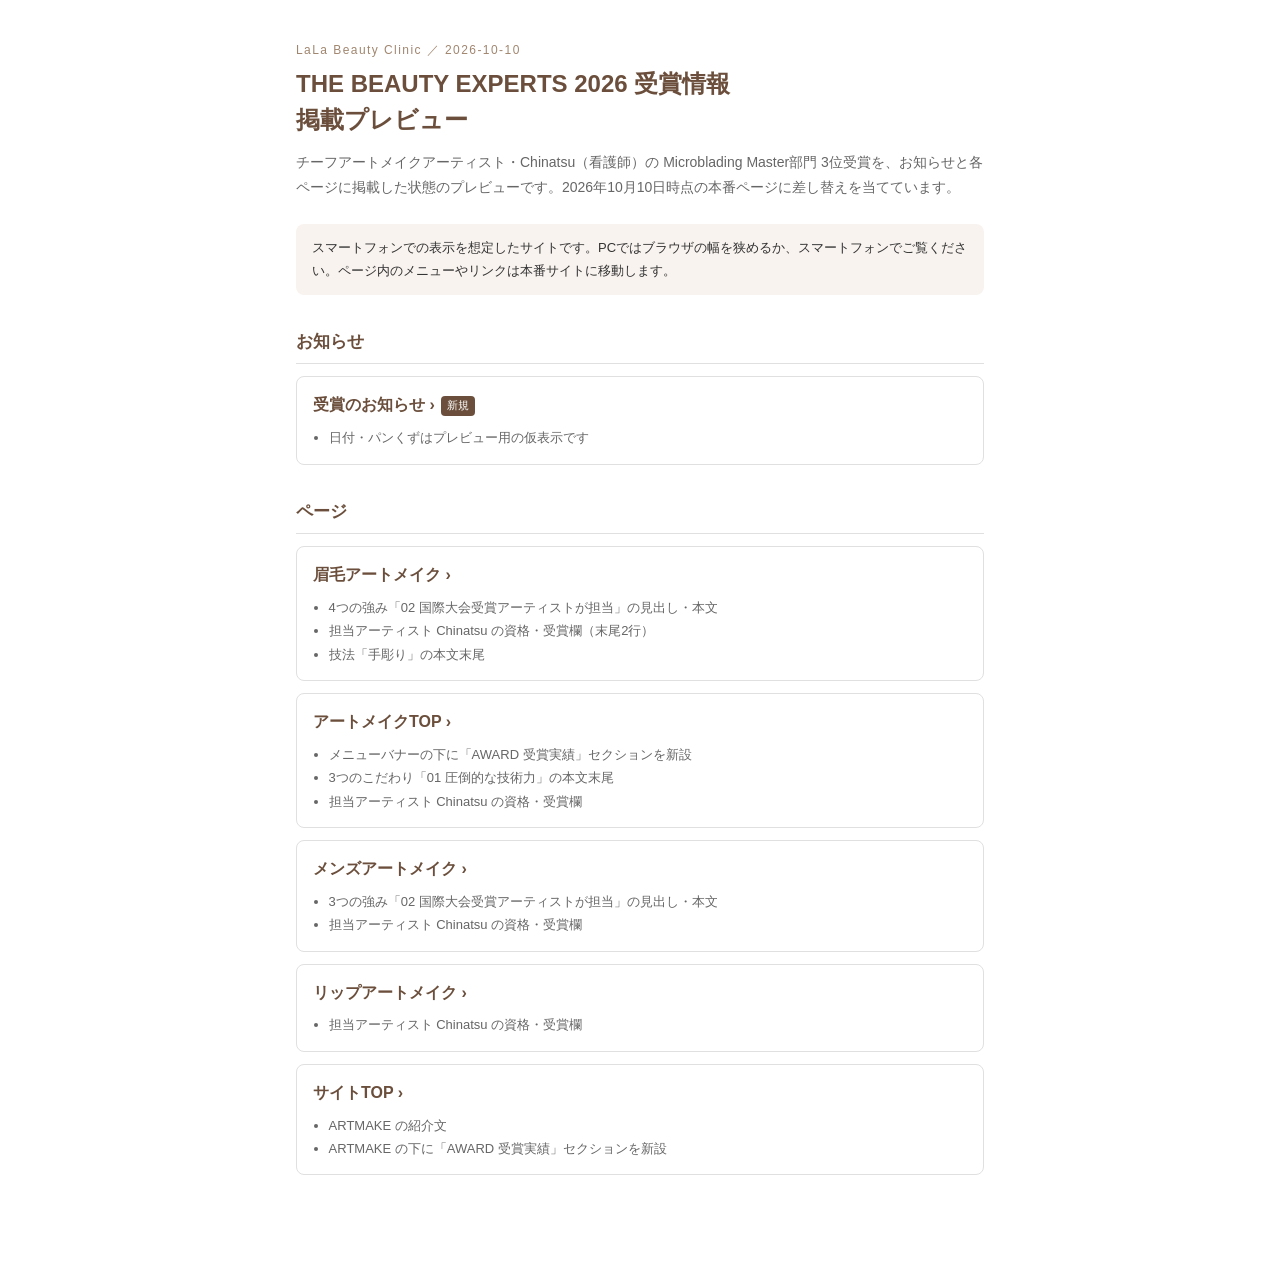
<file: index.html>
<!doctype html>
<html lang="ja">
<head>
<meta charset="utf-8">
<meta name="viewport" content="width=device-width, initial-scale=1">
<meta name="robots" content="noindex, nofollow">
<title>受賞情報 掲載プレビュー</title>
<style>
  :root { --c-primary:#6B4F3C; --c-sub:#A1866F; --c-text:#333; --c-light:#666; --c-bg:#fff; --c-bg2:#F8F3EF; --c-border:#E0E0E0; }
  * { box-sizing:border-box; }
  body { margin:0; background:var(--c-bg); color:var(--c-text); font-family:"Noto Sans JP","Yu Gothic",sans-serif; line-height:1.8; }
  main { max-width:720px; margin:0 auto; padding:40px 16px 80px; }
  .eyebrow { font-size:12px; letter-spacing:.12em; color:var(--c-sub); margin:0; }
  h1 { font-size:24px; color:var(--c-primary); margin:4px 0 12px; line-height:1.5; }
  .lead { font-size:14px; color:var(--c-light); margin:0 0 24px; }
  .note { background:var(--c-bg2); border-radius:8px; padding:12px 16px; font-size:13px; margin:0 0 32px; }
  h2 { font-size:17px; color:var(--c-primary); border-bottom:1px solid var(--c-border); padding-bottom:6px; margin:32px 0 12px; }
  .page { display:block; border:1px solid var(--c-border); border-radius:8px; padding:14px 16px; margin:0 0 12px; text-decoration:none; color:inherit; }
  .page:hover { border-color:var(--c-sub); }
  .page__name { font-weight:700; color:var(--c-primary); }
  .page__name::after { content:" ›"; }
  .page ul { margin:6px 0 0; padding-left:1.2em; font-size:13px; color:var(--c-light); }
  .badge { display:inline-block; font-size:11px; background:var(--c-primary); color:#fff; border-radius:4px; padding:0 6px; margin-left:6px; vertical-align:middle; }
</style>
</head>
<body>
<main>
  <p class="eyebrow">LaLa Beauty Clinic ／ 2026-10-10</p>
  <h1>THE BEAUTY EXPERTS 2026 受賞情報<br>掲載プレビュー</h1>
  <p class="lead">チーフアートメイクアーティスト・Chinatsu（看護師）の Microblading Master部門 3位受賞を、お知らせと各ページに掲載した状態のプレビューです。2026年10月10日時点の本番ページに差し替えを当てています。</p>
  <p class="note">スマートフォンでの表示を想定したサイトです。PCではブラウザの幅を狭めるか、スマートフォンでご覧ください。ページ内のメニューやリンクは本番サイトに移動します。</p>

  <h2>お知らせ</h2>
  <a class="page" href="news.html">
    <span class="page__name">受賞のお知らせ</span><span class="badge">新規</span>
    <ul><li>日付・パンくずはプレビュー用の仮表示です</li></ul>
  </a>

  <h2>ページ</h2>
  <a class="page" href="eyebrow.html">
    <span class="page__name">眉毛アートメイク</span>
    <ul>
      <li>4つの強み「02 国際大会受賞アーティストが担当」の見出し・本文</li>
      <li>担当アーティスト Chinatsu の資格・受賞欄（末尾2行）</li>
      <li>技法「手彫り」の本文末尾</li>
    </ul>
  </a>
  <a class="page" href="artmake.html">
    <span class="page__name">アートメイクTOP</span>
    <ul>
      <li>メニューバナーの下に「AWARD 受賞実績」セクションを新設</li>
      <li>3つのこだわり「01 圧倒的な技術力」の本文末尾</li>
      <li>担当アーティスト Chinatsu の資格・受賞欄</li>
    </ul>
  </a>
  <a class="page" href="mens.html">
    <span class="page__name">メンズアートメイク</span>
    <ul>
      <li>3つの強み「02 国際大会受賞アーティストが担当」の見出し・本文</li>
      <li>担当アーティスト Chinatsu の資格・受賞欄</li>
    </ul>
  </a>
  <a class="page" href="lip.html">
    <span class="page__name">リップアートメイク</span>
    <ul><li>担当アーティスト Chinatsu の資格・受賞欄</li></ul>
  </a>
  <a class="page" href="top.html">
    <span class="page__name">サイトTOP</span>
    <ul>
      <li>ARTMAKE の紹介文</li>
      <li>ARTMAKE の下に「AWARD 受賞実績」セクションを新設</li>
    </ul>
  </a>
</main>
</body>
</html>
</file>
